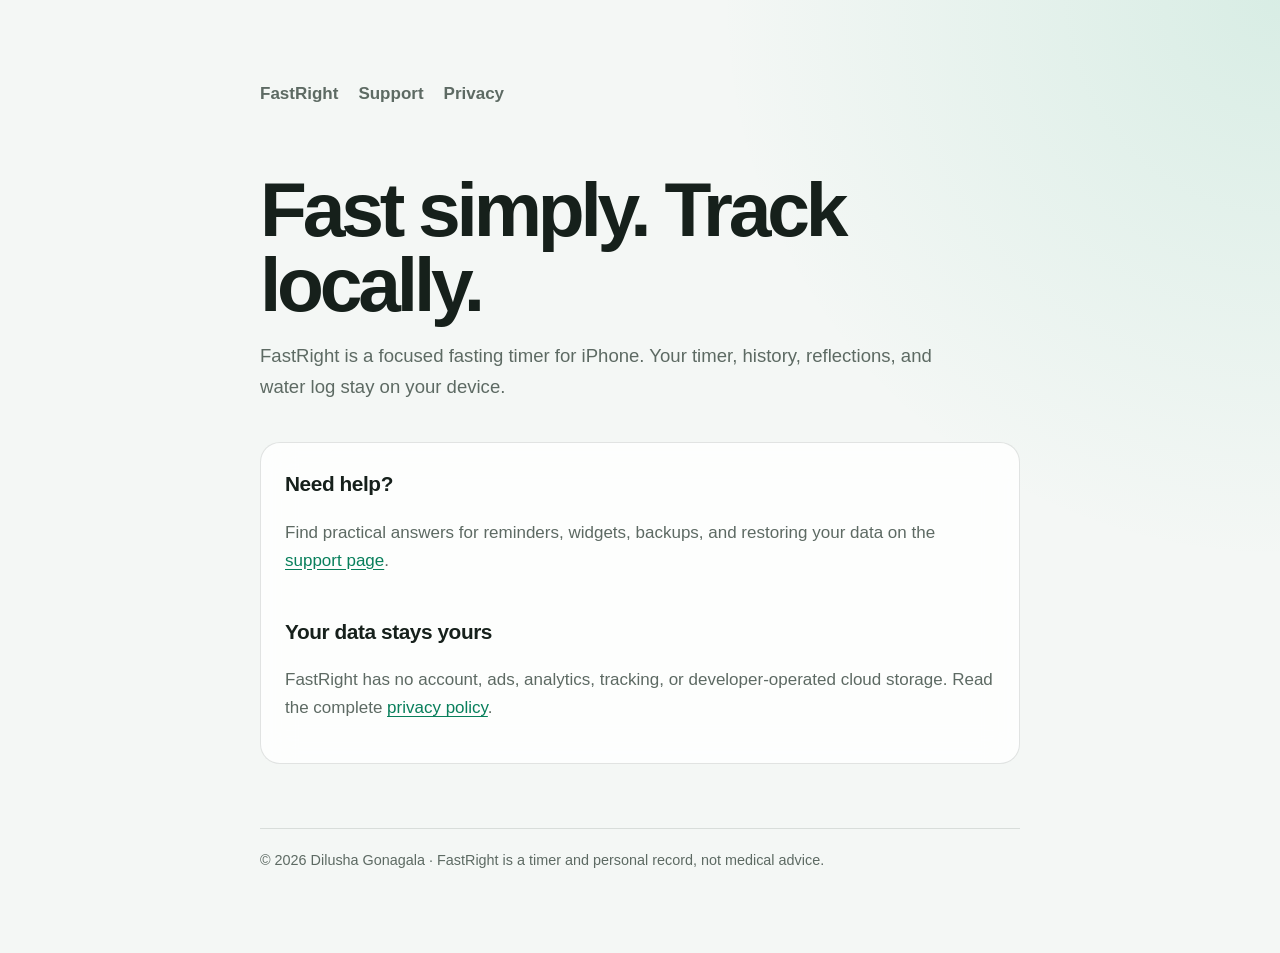
<file: index.html>
<!doctype html>
<html lang="en">
<head>
  <meta charset="utf-8">
  <meta name="viewport" content="width=device-width, initial-scale=1">
  <meta name="description" content="Support and privacy information for FastRight, a private fasting timer for iPhone.">
  <title>FastRight</title>
  <link rel="stylesheet" href="./styles.css">
</head>
<body><main>
  <nav aria-label="Main navigation"><a href="./">FastRight</a><a href="./support/">Support</a><a href="./privacy/">Privacy</a></nav>
  <h1>Fast simply. Track locally.</h1>
  <p class="lede">FastRight is a focused fasting timer for iPhone. Your timer, history, reflections, and water log stay on your device.</p>
  <div class="card">
    <h2>Need help?</h2>
    <p>Find practical answers for reminders, widgets, backups, and restoring your data on the <a href="./support/">support page</a>.</p>
    <h2>Your data stays yours</h2>
    <p>FastRight has no account, ads, analytics, tracking, or developer-operated cloud storage. Read the complete <a href="./privacy/">privacy policy</a>.</p>
  </div>
  <footer>© 2026 Dilusha Gonagala · FastRight is a timer and personal record, not medical advice.</footer>
</main></body>
</html>
</file>
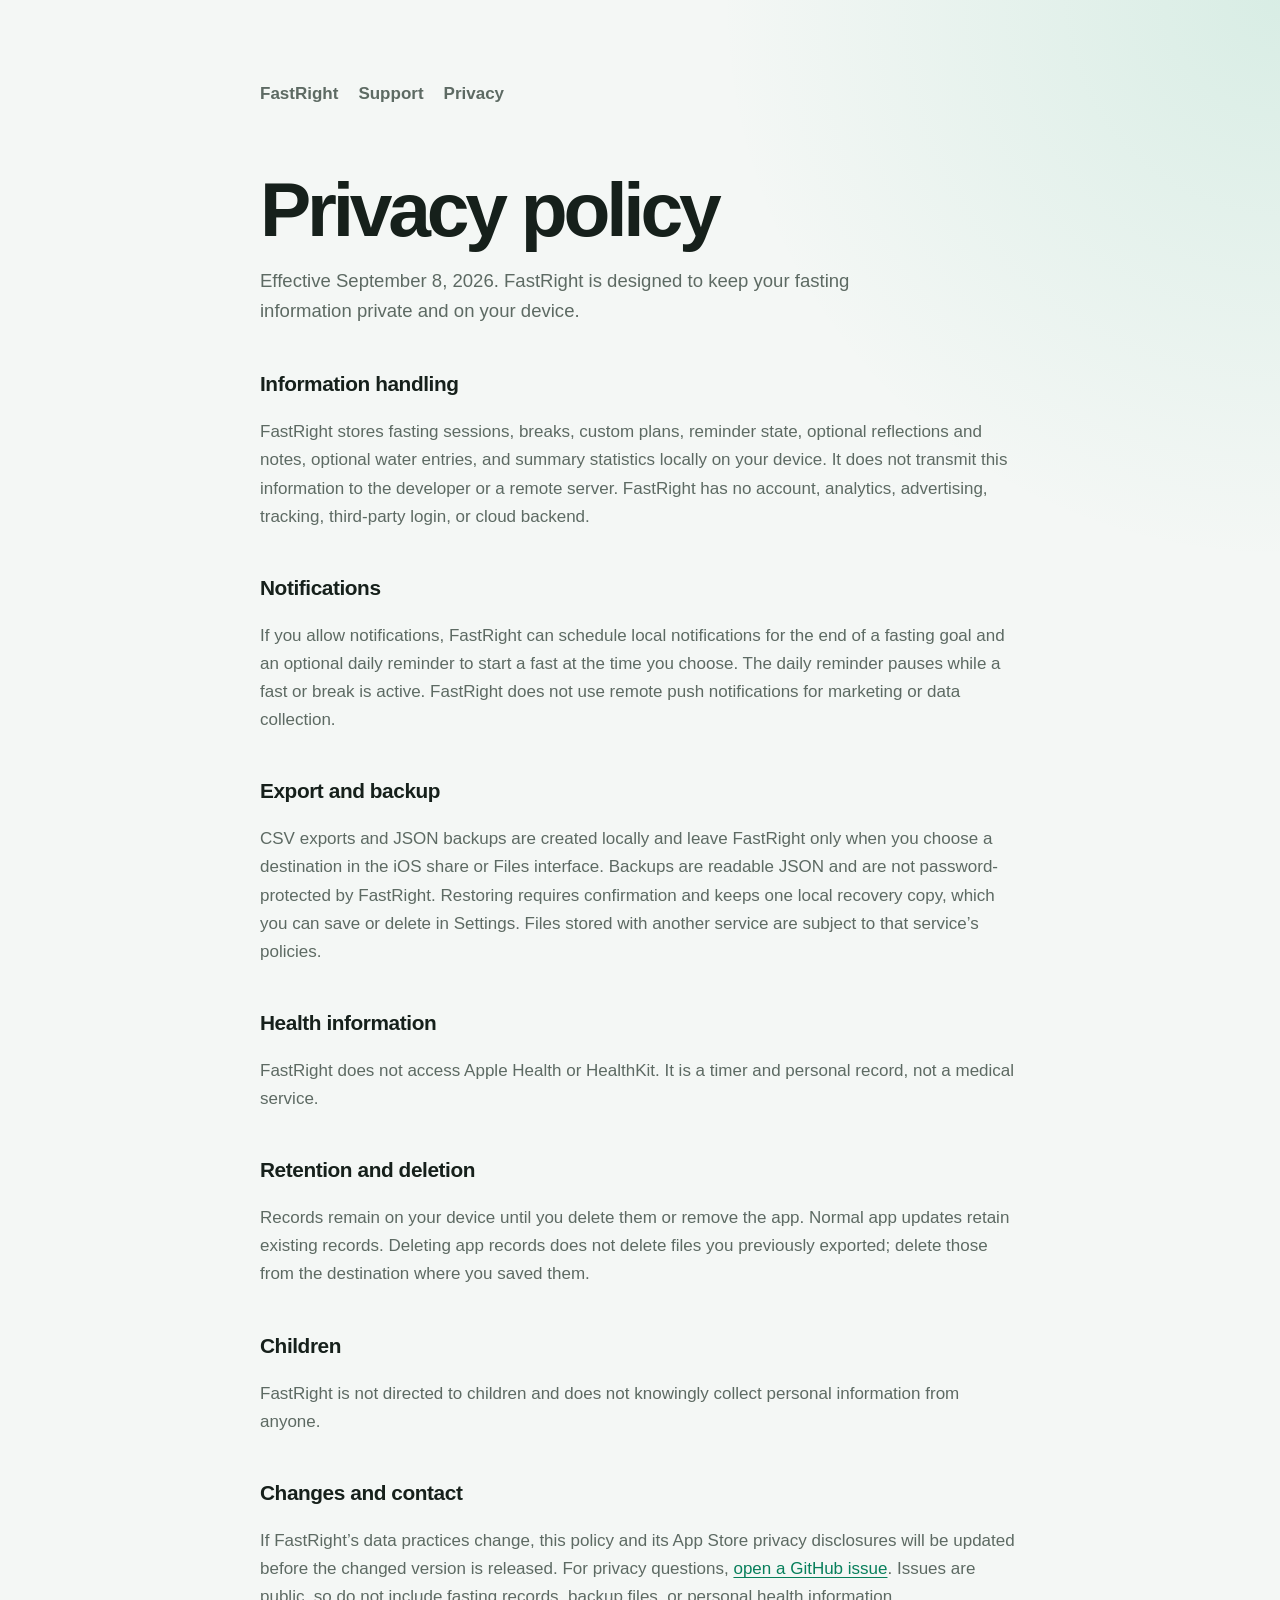
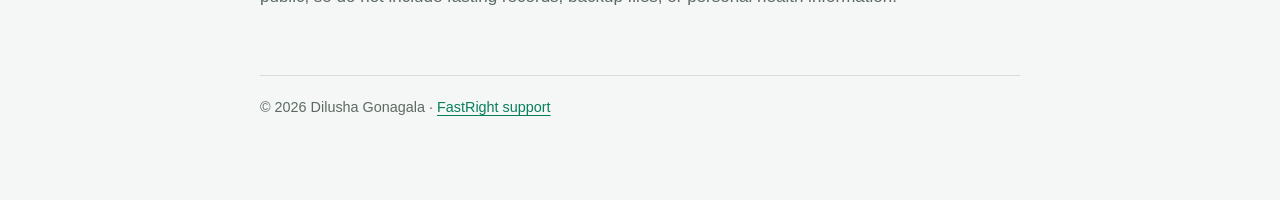
<file: privacy/index.html>
<!doctype html>
<html lang="en">
<head>
  <meta charset="utf-8">
  <meta name="viewport" content="width=device-width, initial-scale=1">
  <meta name="description" content="FastRight privacy policy.">
  <title>FastRight Privacy Policy</title>
  <link rel="stylesheet" href="../styles.css">
</head>
<body><main>
  <nav aria-label="Main navigation"><a href="../">FastRight</a><a href="../support/">Support</a><a href="./" aria-current="page">Privacy</a></nav>
  <h1>Privacy policy</h1>
  <p class="lede">Effective September 8, 2026. FastRight is designed to keep your fasting information private and on your device.</p>

  <h2>Information handling</h2>
  <p>FastRight stores fasting sessions, breaks, custom plans, reminder state, optional reflections and notes, optional water entries, and summary statistics locally on your device. It does not transmit this information to the developer or a remote server. FastRight has no account, analytics, advertising, tracking, third-party login, or cloud backend.</p>

  <h2>Notifications</h2>
  <p>If you allow notifications, FastRight can schedule local notifications for the end of a fasting goal and an optional daily reminder to start a fast at the time you choose. The daily reminder pauses while a fast or break is active. FastRight does not use remote push notifications for marketing or data collection.</p>

  <h2>Export and backup</h2>
  <p>CSV exports and JSON backups are created locally and leave FastRight only when you choose a destination in the iOS share or Files interface. Backups are readable JSON and are not password-protected by FastRight. Restoring requires confirmation and keeps one local recovery copy, which you can save or delete in Settings. Files stored with another service are subject to that service’s policies.</p>

  <h2>Health information</h2>
  <p>FastRight does not access Apple Health or HealthKit. It is a timer and personal record, not a medical service.</p>

  <h2>Retention and deletion</h2>
  <p>Records remain on your device until you delete them or remove the app. Normal app updates retain existing records. Deleting app records does not delete files you previously exported; delete those from the destination where you saved them.</p>

  <h2>Children</h2>
  <p>FastRight is not directed to children and does not knowingly collect personal information from anyone.</p>

  <h2>Changes and contact</h2>
  <p>If FastRight’s data practices change, this policy and its App Store privacy disclosures will be updated before the changed version is released. For privacy questions, <a href="https://github.com/andrewdex/fastright-support/issues/new">open a GitHub issue</a>. Issues are public, so do not include fasting records, backup files, or personal health information.</p>

  <footer>© 2026 Dilusha Gonagala · <a href="../support/">FastRight support</a></footer>
</main></body>
</html>
</file>
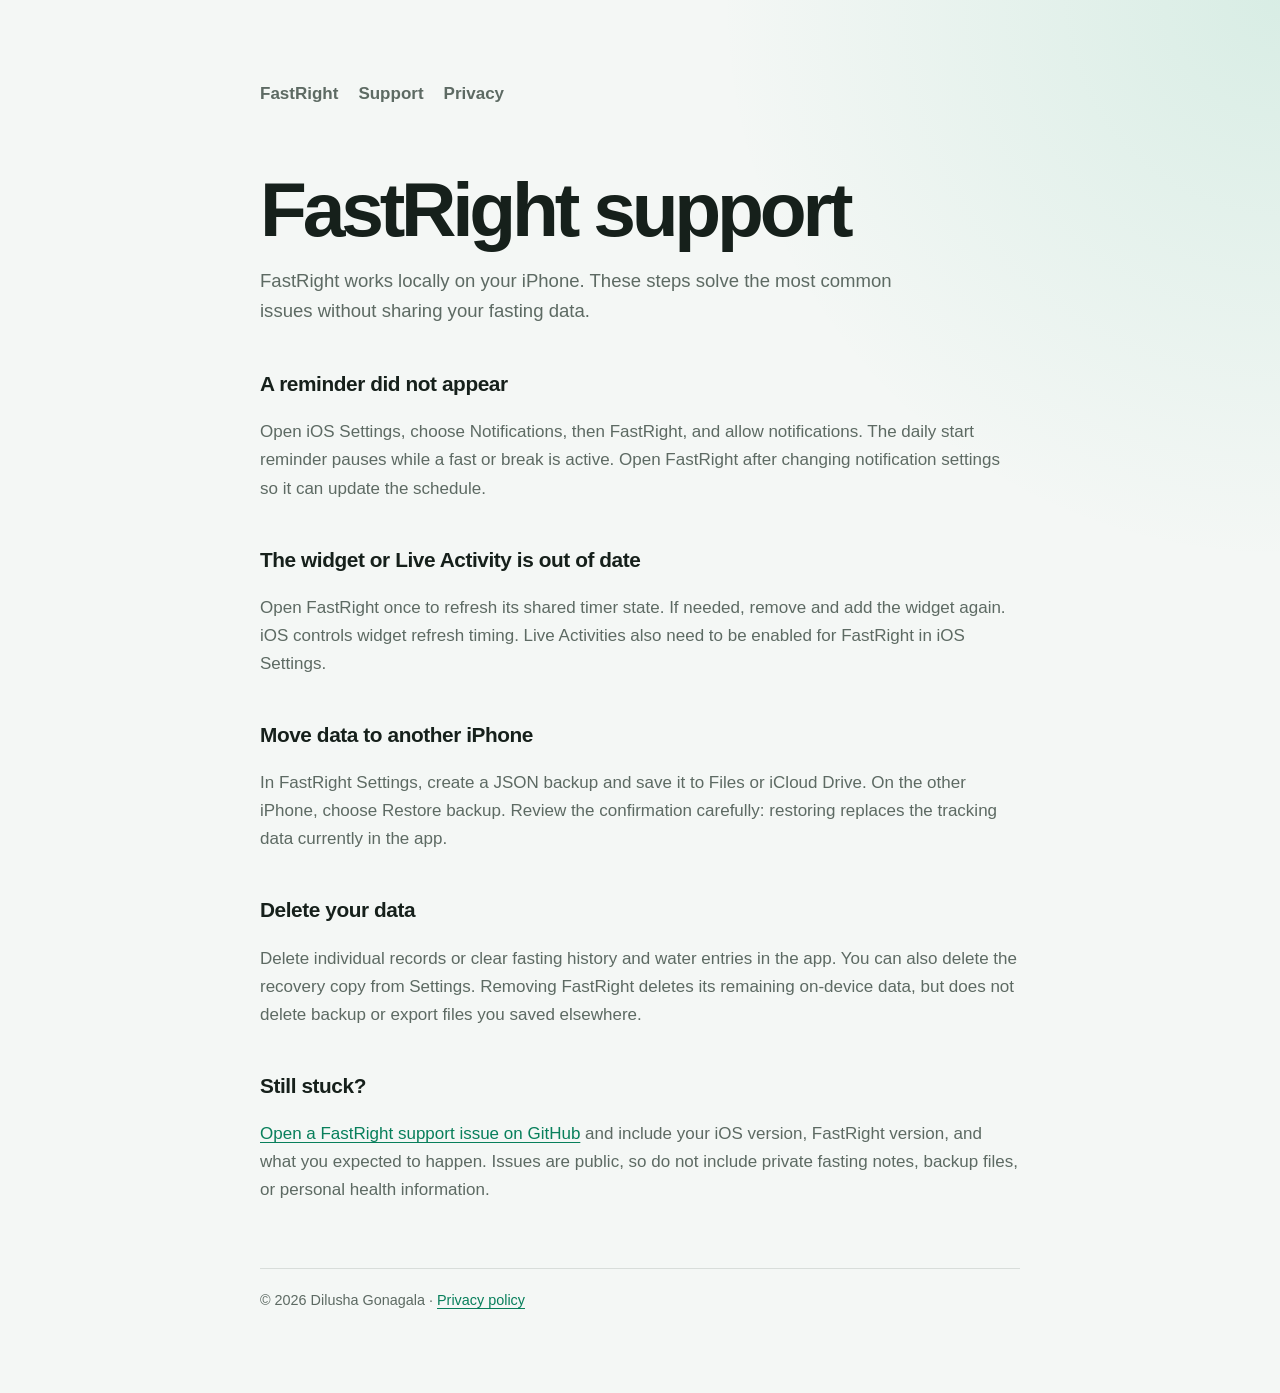
<file: support/index.html>
<!doctype html>
<html lang="en">
<head>
  <meta charset="utf-8">
  <meta name="viewport" content="width=device-width, initial-scale=1">
  <meta name="description" content="Help with FastRight reminders, widgets, Live Activities, exports, and backups.">
  <title>FastRight Support</title>
  <link rel="stylesheet" href="../styles.css">
</head>
<body><main>
  <nav aria-label="Main navigation"><a href="../">FastRight</a><a href="./" aria-current="page">Support</a><a href="../privacy/">Privacy</a></nav>
  <h1>FastRight support</h1>
  <p class="lede">FastRight works locally on your iPhone. These steps solve the most common issues without sharing your fasting data.</p>

  <h2>A reminder did not appear</h2>
  <p>Open iOS Settings, choose Notifications, then FastRight, and allow notifications. The daily start reminder pauses while a fast or break is active. Open FastRight after changing notification settings so it can update the schedule.</p>

  <h2>The widget or Live Activity is out of date</h2>
  <p>Open FastRight once to refresh its shared timer state. If needed, remove and add the widget again. iOS controls widget refresh timing. Live Activities also need to be enabled for FastRight in iOS Settings.</p>

  <h2>Move data to another iPhone</h2>
  <p>In FastRight Settings, create a JSON backup and save it to Files or iCloud Drive. On the other iPhone, choose Restore backup. Review the confirmation carefully: restoring replaces the tracking data currently in the app.</p>

  <h2>Delete your data</h2>
  <p>Delete individual records or clear fasting history and water entries in the app. You can also delete the recovery copy from Settings. Removing FastRight deletes its remaining on-device data, but does not delete backup or export files you saved elsewhere.</p>

  <h2>Still stuck?</h2>
  <p><a href="https://github.com/andrewdex/fastright-support/issues/new">Open a FastRight support issue on GitHub</a> and include your iOS version, FastRight version, and what you expected to happen. Issues are public, so do not include private fasting notes, backup files, or personal health information.</p>

  <footer>© 2026 Dilusha Gonagala · <a href="../privacy/">Privacy policy</a></footer>
</main></body>
</html>
</file>
<file: styles.css>
:root {
  color-scheme: light dark;
  --bg: #f4f7f5;
  --surface: rgba(255, 255, 255, 0.82);
  --text: #16201b;
  --muted: #5d6a63;
  --accent: #087f5b;
  --line: rgba(22, 32, 27, 0.12);
}

@media (prefers-color-scheme: dark) {
  :root {
    --bg: #0d1411;
    --surface: rgba(24, 34, 29, 0.9);
    --text: #edf5f1;
    --muted: #a6b5ad;
    --accent: #63d9ad;
    --line: rgba(237, 245, 241, 0.14);
  }
}

* { box-sizing: border-box; }
body {
  margin: 0;
  background: radial-gradient(circle at top right, rgba(58, 180, 135, 0.15), transparent 35rem), var(--bg);
  color: var(--text);
  font: 17px/1.65 ui-rounded, -apple-system, BlinkMacSystemFont, "SF Pro Text", sans-serif;
}
main { width: min(760px, calc(100% - 2rem)); margin: 0 auto; padding: 5rem 0; }
nav { display: flex; gap: 1.25rem; margin-bottom: 4rem; }
a { color: var(--accent); text-underline-offset: 0.2em; }
nav a { color: var(--muted); font-weight: 650; text-decoration: none; }
h1 { max-width: 15ch; margin: 0 0 1rem; font-size: clamp(2.5rem, 8vw, 4.8rem); line-height: 0.98; letter-spacing: -0.055em; }
h2 { margin: 2.5rem 0 0.55rem; font-size: 1.3rem; letter-spacing: -0.02em; }
p, li { color: var(--muted); }
.lede { max-width: 42rem; font-size: 1.16rem; }
.card { margin-top: 2.5rem; padding: 1.5rem; border: 1px solid var(--line); border-radius: 1.25rem; background: var(--surface); backdrop-filter: blur(16px); }
.card h2:first-child { margin-top: 0; }
footer { margin-top: 4rem; padding-top: 1.25rem; border-top: 1px solid var(--line); color: var(--muted); font-size: 0.9rem; }
@media (max-width: 540px) { main { padding-top: 2rem; } nav { margin-bottom: 2.5rem; } }
</file>
